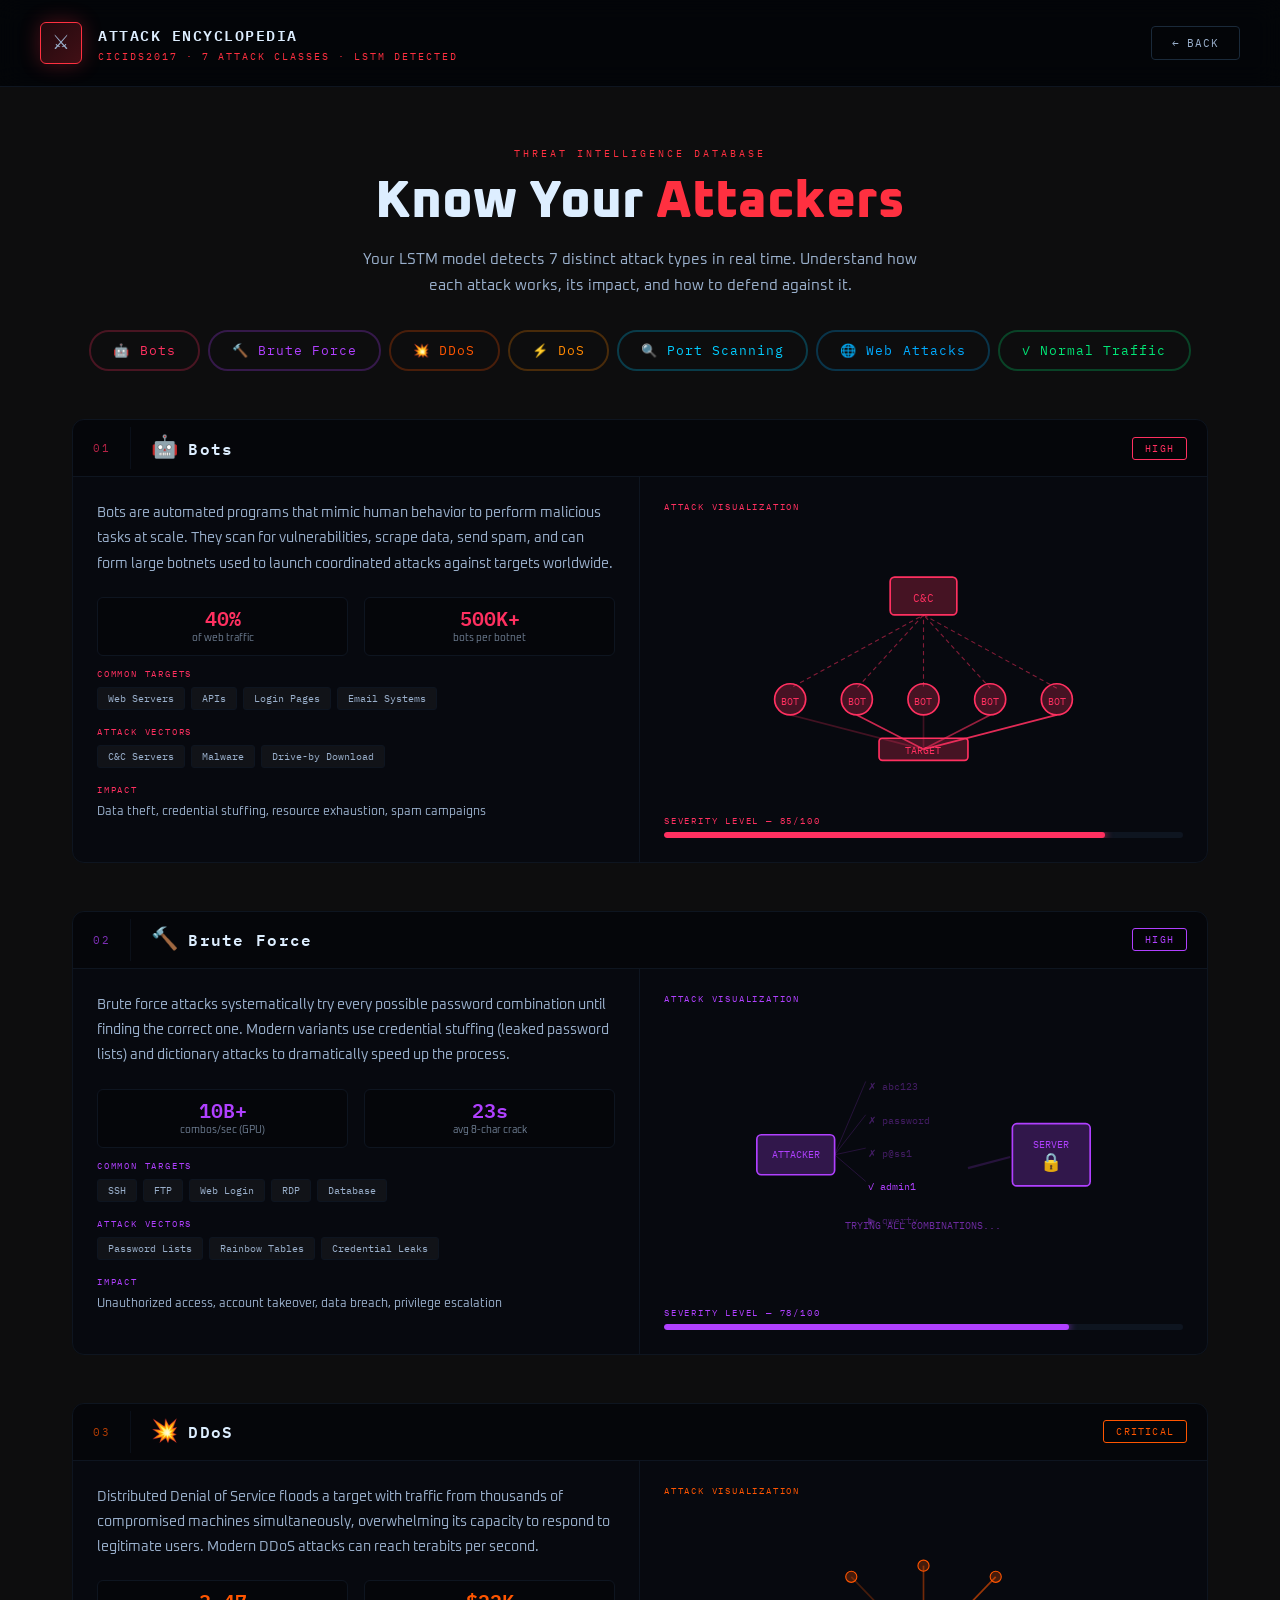
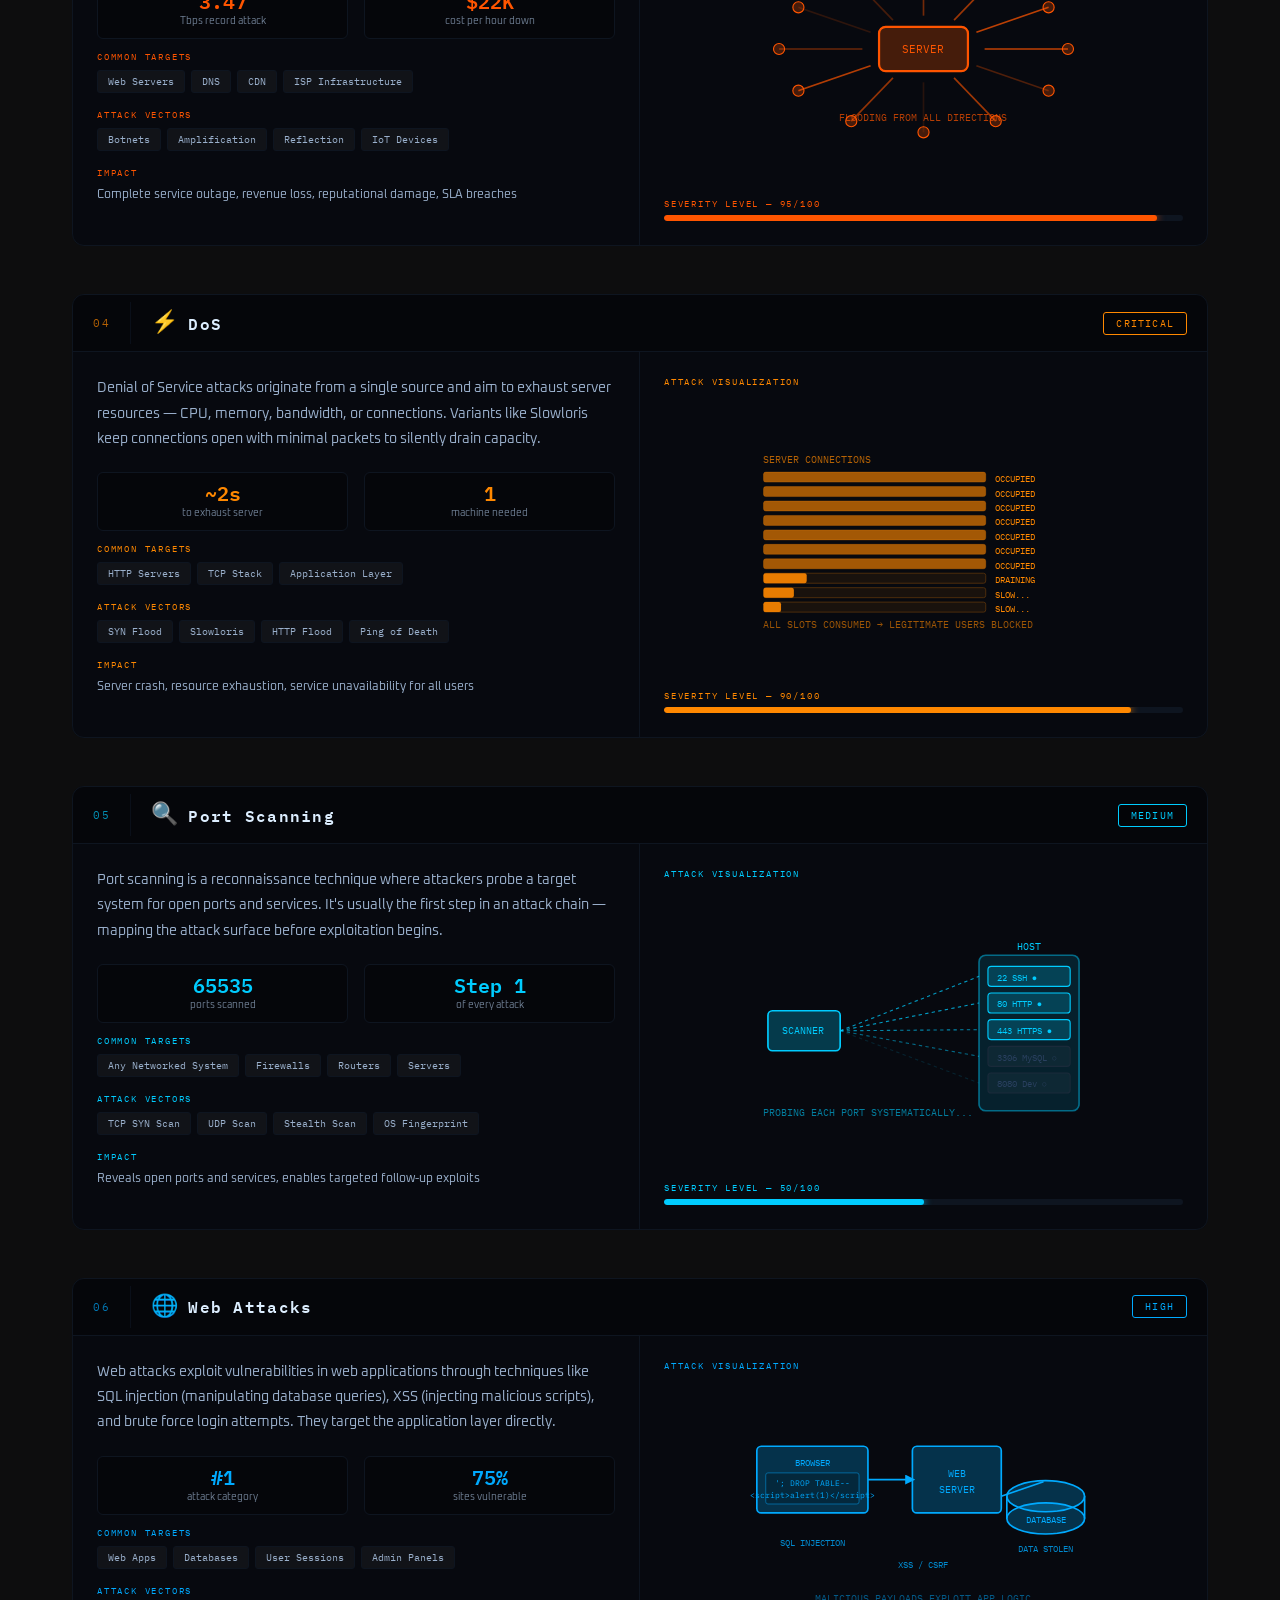
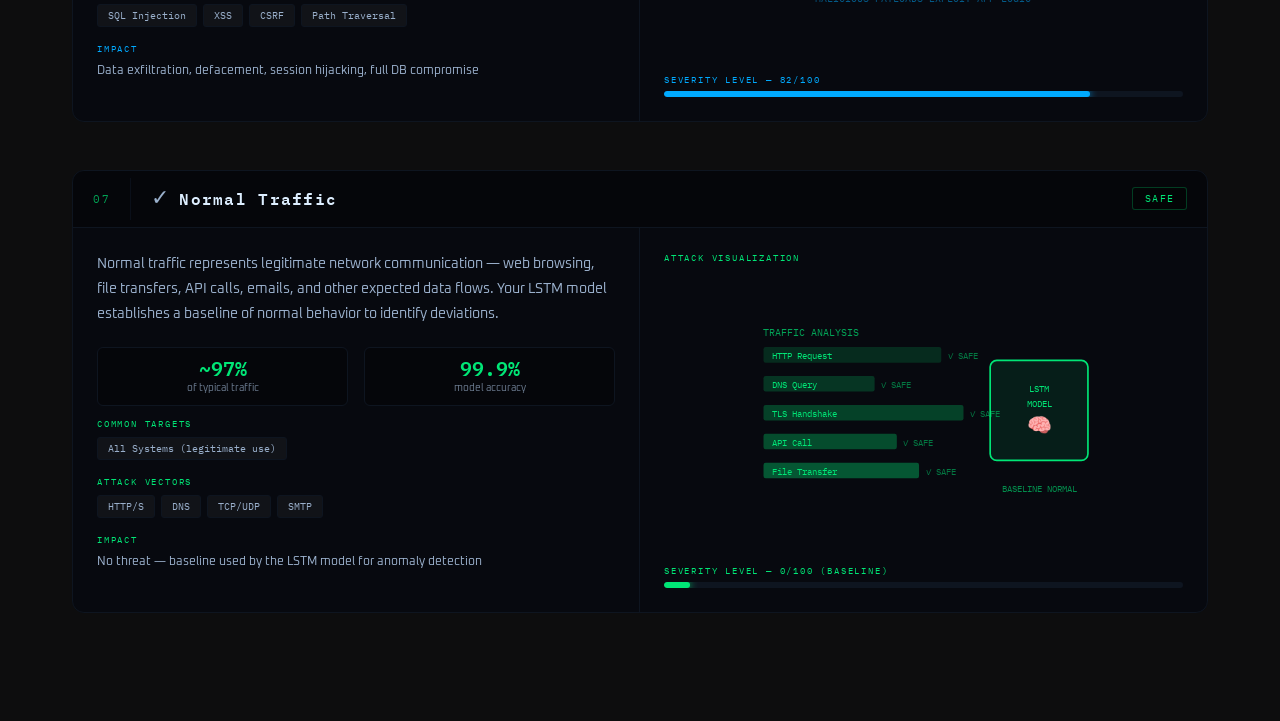
<file: attack.html>
<!DOCTYPE html>
<html lang="en">
<head>
<meta charset="UTF-8"/>
<meta name="viewport" content="width=device-width, initial-scale=1.0"/>
<title>Attack Encyclopedia — IDS</title>
<link href="https://fonts.googleapis.com/css2?family=Oxanium:wght@300;400;600;800&family=IBM+Plex+Mono:wght@400;600&display=swap" rel="stylesheet"/>
<style>
:root {
  --bg:     #0d0d0e;
  --panel:  #07090f;
  --border: #0e1520;
  --text:   #9ab0cc;
  --bright: #ddeeff;
  --mono:   'IBM Plex Mono', monospace;
  --sans:   'Oxanium', sans-serif;
}

*, *::before, *::after { box-sizing: border-box; margin: 0; padding: 0; }

html { scroll-behavior: smooth; }

body {
  background: var(--bg);
  color: var(--text);
  font-family: var(--sans);
  min-height: 100vh;
  overflow-x: hidden;
}

/* Animated particle bg */
.particle-bg {
  position: fixed; inset: 0; z-index: 0;
  overflow: hidden; pointer-events: none;
}
.particle {
  position: absolute;
  width: 2px; height: 2px;
  border-radius: 50%;
  animation: float linear infinite;
  opacity: 0;
}
@keyframes float {
  0%   { transform: translateY(100vh) translateX(0); opacity: 0; }
  10%  { opacity: 0.6; }
  90%  { opacity: 0.4; }
  100% { transform: translateY(-10vh) translateX(60px); opacity: 0; }
}

/* ── Header ── */
header {
  position: relative; z-index: 10;
  padding: 22px 40px;
  display: flex; align-items: center; justify-content: space-between;
  border-bottom: 1px solid var(--border);
  background: rgba(3,5,8,0.92);
  backdrop-filter: blur(12px);
}

.hdr-left { display: flex; align-items: center; gap: 16px; }

.hdr-icon {
  width: 42px; height: 42px;
  border-radius: 6px;
  background: linear-gradient(135deg, #ff304020, #ff304040);
  border: 1px solid #ff3040;
  display: flex; align-items: center; justify-content: center;
  font-size: 20px;
  box-shadow: 0 0 20px rgba(255,48,64,0.3);
}

.hdr-title {
  font-family: var(--mono);
  font-size: 15px;
  font-weight: 600;
  color: var(--bright);
  letter-spacing: 0.1em;
}
.hdr-sub {
  font-size: 10px;
  color: #ff3040;
  letter-spacing: 0.2em;
  margin-top: 2px;
  font-family: var(--mono);
}

.back-btn {
  font-family: var(--mono);
  font-size: 11px;
  padding: 9px 20px;
  border: 1px solid #1a2a3a;
  color: var(--text);
  background: transparent;
  border-radius: 4px;
  cursor: pointer;
  letter-spacing: 0.08em;
  text-decoration: none;
  transition: all 0.2s;
}
.back-btn:hover { border-color: var(--text); color: var(--bright); }

/* ── Hero ── */
.hero {
  position: relative; z-index: 1;
  text-align: center;
  padding: 60px 40px 40px;
}

.hero-label {
  font-family: var(--mono);
  font-size: 10px;
  color: #ff3040;
  letter-spacing: 0.3em;
  text-transform: uppercase;
  margin-bottom: 14px;
}

.hero-title {
  font-size: clamp(28px, 5vw, 52px);
  font-weight: 800;
  color: var(--bright);
  line-height: 1.1;
  margin-bottom: 16px;
}

.hero-title span {
  color: #ff3040;
  position: relative;
}

.hero-desc {
  font-size: 15px;
  color: var(--text);
  max-width: 560px;
  margin: 0 auto 32px;
  line-height: 1.7;
}

/* Quick nav pills */
.nav-pills {
  display: flex; flex-wrap: wrap; justify-content: center; gap: 8px;
  margin-bottom: 8px;
}
.nav-pill {
  font-family: var(--mono);
  font-size: 13px;
  padding: 10px 22px;
  border-radius: 20px;
  border: 2px solid;
  cursor: pointer;
  letter-spacing: 0.08em;
  text-decoration: none;
  transition: all 0.15s;
  display: inline-block;
}
.nav-pill:hover { transform: translateY(-2px); }

/* ── Main content ── */
main {
  position: relative; z-index: 1;
  max-width: 1200px;
  margin: 0 auto;
  padding: 0 32px 60px;
}

/* ── Attack section ── */
.attack-section {
  margin-bottom: 48px;
}

.attack-wrapper {
  background: var(--panel);
  border: 1px solid var(--border);
  border-radius: 12px;
  overflow: hidden;
  transition: border-color 0.3s, box-shadow 0.3s;
}
.attack-wrapper:hover {
  border-color: var(--atk-color);
  box-shadow: 0 0 40px rgba(0,0,0,0.4), inset 0 0 40px rgba(0,0,0,0.1);
}

/* Top bar */
.attack-topbar {
  display: flex; align-items: center; gap: 0;
  border-bottom: 1px solid var(--border);
  background: rgba(0,0,0,0.3);
}

.attack-number {
  font-family: var(--mono);
  font-size: 11px;
  color: var(--atk-color);
  padding: 14px 20px;
  border-right: 1px solid var(--border);
  letter-spacing: 0.15em;
  opacity: 0.7;
}

.attack-badge {
  display: flex; align-items: center; gap: 10px;
  padding: 14px 20px;
  flex: 1;
}

.attack-emoji { font-size: 22px; }

.attack-title-text {
  font-family: var(--mono);
  font-size: 16px;
  font-weight: 600;
  color: var(--bright);
  letter-spacing: 0.08em;
}

.severity-chip {
  margin-left: auto;
  font-family: var(--mono);
  font-size: 10px;
  padding: 4px 12px;
  border-radius: 3px;
  border: 1px solid var(--atk-color);
  color: var(--atk-color);
  background: rgba(0,0,0,0.3);
  letter-spacing: 0.12em;
  margin-right: 20px;
}

/* Body: 2 columns */
.attack-body {
  display: grid;
  grid-template-columns: 1fr 1fr;
  gap: 0;
}

.attack-info {
  padding: 24px;
  border-right: 1px solid var(--border);
}

.attack-summary {
  font-size: 14px;
  line-height: 1.8;
  color: var(--text);
  margin-bottom: 20px;
}

.info-section { margin-bottom: 16px; }

.info-label {
  font-family: var(--mono);
  font-size: 9px;
  color: var(--atk-color);
  letter-spacing: 0.2em;
  text-transform: uppercase;
  margin-bottom: 8px;
}

.info-tags { display: flex; flex-wrap: wrap; gap: 6px; }

.tag {
  font-family: var(--mono);
  font-size: 10px;
  padding: 4px 10px;
  border-radius: 3px;
  background: rgba(255,255,255,0.04);
  border: 1px solid var(--border);
  color: var(--text);
}

.stat-row {
  display: flex; gap: 16px; margin-bottom: 12px;
}

.stat-box {
  flex: 1;
  background: rgba(0,0,0,0.3);
  border: 1px solid var(--border);
  border-radius: 6px;
  padding: 10px 14px;
  text-align: center;
}

.stat-box-val {
  font-family: var(--mono);
  font-size: 20px;
  font-weight: 600;
  color: var(--atk-color);
  line-height: 1;
}

.stat-box-lbl {
  font-size: 10px;
  color: var(--text);
  margin-top: 4px;
  opacity: 0.7;
}

/* Visualization panel */
.attack-viz {
  padding: 24px;
  display: flex;
  flex-direction: column;
  gap: 16px;
}

.viz-title {
  font-family: var(--mono);
  font-size: 9px;
  color: var(--atk-color);
  letter-spacing: 0.2em;
  text-transform: uppercase;
  margin-bottom: 4px;
}

/* ── SVG diagrams ── */
.viz-diagram {
  flex: 1;
  display: flex;
  align-items: center;
  justify-content: center;
}

svg.diagram { width: 100%; max-height: 200px; overflow: visible; }

/* Severity meter */
.severity-meter { margin-top: auto; }

.meter-track {
  height: 6px;
  background: var(--border);
  border-radius: 3px;
  overflow: hidden;
  margin-top: 6px;
}

.meter-fill {
  height: 100%;
  border-radius: 3px;
  background: var(--atk-color);
  box-shadow: 0 0 8px var(--atk-color);
  transition: width 1.5s ease;
  width: 0%;
}

/* Responsive */
@media (max-width: 800px) {
  .attack-body { grid-template-columns: 1fr; }
  .attack-info { border-right: none; border-bottom: 1px solid var(--border); }
  header { padding: 16px 20px; }
  main { padding: 0 16px 40px; }
}
</style>
</head>
<body>

<!-- Particles -->
<div class="particle-bg" id="particleBg"></div>

<!-- Header -->
<header>
  <div class="hdr-left">
    <div class="hdr-icon">⚔</div>
    <div>
      <div class="hdr-title">ATTACK ENCYCLOPEDIA</div>
      <div class="hdr-sub">CICIDS2017 · 7 ATTACK CLASSES · LSTM DETECTED</div>
    </div>
  </div>
  <a href="http://127.0.0.1:8080/index.html" class="back-btn">← BACK</a>
</header>

<!-- Hero -->
<div class="hero" style="position:relative;z-index:1">
  <div class="hero-label">Threat Intelligence Database</div>
  <h1 class="hero-title">Know Your <span>Attackers</span></h1>
  <p class="hero-desc">
    Your LSTM model detects 7 distinct attack types in real time.
    Understand how each attack works, its impact, and how to defend against it.
  </p>
  <div class="nav-pills" id="navPills"></div>
</div>

<!-- Main -->
<main id="attacksContainer"></main>

<script>
// ── Attack data ──
const ATTACKS = [
  {
    id: 'bots',
    name: 'Bots',
    emoji: '🤖',
    color: '#ff3060',
    severity: 85,
    severityLabel: 'HIGH',
    summary: 'Bots are automated programs that mimic human behavior to perform malicious tasks at scale. They scan for vulnerabilities, scrape data, send spam, and can form large botnets used to launch coordinated attacks against targets worldwide.',
    targets: ['Web Servers', 'APIs', 'Login Pages', 'Email Systems'],
    vectors: ['C&C Servers', 'Malware', 'Drive-by Download'],
    stats: [
      { val: '40%', lbl: 'of web traffic' },
      { val: '500K+', lbl: 'bots per botnet' },
    ],
    vizType: 'botnet',
    impact: 'Data theft, credential stuffing, resource exhaustion, spam campaigns',
  },
  {
    id: 'bruteforce',
    name: 'Brute Force',
    emoji: '🔨',
    color: '#b040ff',
    severity: 78,
    severityLabel: 'HIGH',
    summary: 'Brute force attacks systematically try every possible password combination until finding the correct one. Modern variants use credential stuffing (leaked password lists) and dictionary attacks to dramatically speed up the process.',
    targets: ['SSH', 'FTP', 'Web Login', 'RDP', 'Database'],
    vectors: ['Password Lists', 'Rainbow Tables', 'Credential Leaks'],
    stats: [
      { val: '10B+', lbl: 'combos/sec (GPU)' },
      { val: '23s', lbl: 'avg 8-char crack' },
    ],
    vizType: 'bruteforce',
    impact: 'Unauthorized access, account takeover, data breach, privilege escalation',
  },
  {
    id: 'ddos',
    name: 'DDoS',
    emoji: '💥',
    color: '#ff5500',
    severity: 95,
    severityLabel: 'CRITICAL',
    summary: 'Distributed Denial of Service floods a target with traffic from thousands of compromised machines simultaneously, overwhelming its capacity to respond to legitimate users. Modern DDoS attacks can reach terabits per second.',
    targets: ['Web Servers', 'DNS', 'CDN', 'ISP Infrastructure'],
    vectors: ['Botnets', 'Amplification', 'Reflection', 'IoT Devices'],
    stats: [
      { val: '3.47', lbl: 'Tbps record attack' },
      { val: '$22K', lbl: 'cost per hour down' },
    ],
    vizType: 'ddos',
    impact: 'Complete service outage, revenue loss, reputational damage, SLA breaches',
  },
  {
    id: 'dos',
    name: 'DoS',
    emoji: '⚡',
    color: '#ff8800',
    severity: 90,
    severityLabel: 'CRITICAL',
    summary: 'Denial of Service attacks originate from a single source and aim to exhaust server resources — CPU, memory, bandwidth, or connections. Variants like Slowloris keep connections open with minimal packets to silently drain capacity.',
    targets: ['HTTP Servers', 'TCP Stack', 'Application Layer'],
    vectors: ['SYN Flood', 'Slowloris', 'HTTP Flood', 'Ping of Death'],
    stats: [
      { val: '~2s', lbl: 'to exhaust server' },
      { val: '1', lbl: 'machine needed' },
    ],
    vizType: 'dos',
    impact: 'Server crash, resource exhaustion, service unavailability for all users',
  },
  {
    id: 'portscan',
    name: 'Port Scanning',
    emoji: '🔍',
    color: '#00ccff',
    severity: 50,
    severityLabel: 'MEDIUM',
    summary: 'Port scanning is a reconnaissance technique where attackers probe a target system for open ports and services. It\'s usually the first step in an attack chain — mapping the attack surface before exploitation begins.',
    targets: ['Any Networked System', 'Firewalls', 'Routers', 'Servers'],
    vectors: ['TCP SYN Scan', 'UDP Scan', 'Stealth Scan', 'OS Fingerprint'],
    stats: [
      { val: '65535', lbl: 'ports scanned' },
      { val: 'Step 1', lbl: 'of every attack' },
    ],
    vizType: 'portscan',
    impact: 'Reveals open ports and services, enables targeted follow-up exploits',
  },
  {
    id: 'webattacks',
    name: 'Web Attacks',
    emoji: '🌐',
    color: '#00aaff',
    severity: 82,
    severityLabel: 'HIGH',
    summary: 'Web attacks exploit vulnerabilities in web applications through techniques like SQL injection (manipulating database queries), XSS (injecting malicious scripts), and brute force login attempts. They target the application layer directly.',
    targets: ['Web Apps', 'Databases', 'User Sessions', 'Admin Panels'],
    vectors: ['SQL Injection', 'XSS', 'CSRF', 'Path Traversal'],
    stats: [
      { val: '#1', lbl: 'attack category' },
      { val: '75%', lbl: 'sites vulnerable' },
    ],
    vizType: 'webattack',
    impact: 'Data exfiltration, defacement, session hijacking, full DB compromise',
  },
  {
    id: 'normal',
    name: 'Normal Traffic',
    emoji: '✓',
    color: '#00e676',
    severity: 0,
    severityLabel: 'NONE',
    summary: 'Normal traffic represents legitimate network communication — web browsing, file transfers, API calls, emails, and other expected data flows. Your LSTM model establishes a baseline of normal behavior to identify deviations.',
    targets: ['All Systems (legitimate use)'],
    vectors: ['HTTP/S', 'DNS', 'TCP/UDP', 'SMTP'],
    stats: [
      { val: '~97%', lbl: 'of typical traffic' },
      { val: '99.9%', lbl: 'model accuracy' },
    ],
    vizType: 'normal',
    impact: 'No threat — baseline used by the LSTM model for anomaly detection',
  }
];

// ── SVG Diagrams ──
function getDiagram(type, color) {
  const c = color;
  const dim = c + '40';

  switch(type) {
    case 'botnet': return `
      <svg class="diagram" viewBox="0 0 320 180">
        <!-- C&C Server -->
        <rect x="130" y="10" width="60" height="34" rx="4" fill="${dim}" stroke="${c}" stroke-width="1.5"/>
        <text x="160" y="32" text-anchor="middle" fill="${c}" font-size="10" font-family="IBM Plex Mono">C&amp;C</text>
        <!-- Lines to bots -->
        ${[40,100,160,220,280].map((x,i) => `<line x1="160" y1="44" x2="${x}" y2="110" stroke="${c}" stroke-width="1" stroke-dasharray="4,3" opacity="0.5">
          <animate attributeName="stroke-dashoffset" from="0" to="-14" dur="${0.8+i*0.1}s" repeatCount="indefinite"/>
        </line>`).join('')}
        <!-- Bot nodes -->
        ${[40,100,160,220,280].map((x,i) => `
          <circle cx="${x}" cy="120" r="14" fill="${dim}" stroke="${c}" stroke-width="1.5"/>
          <text x="${x}" y="125" text-anchor="middle" fill="${c}" font-size="9" font-family="IBM Plex Mono">BOT</text>
        `).join('')}
        <!-- Attack lines to target -->
        ${[40,100,160,220,280].map((x,i) => `<line x1="${x}" y1="134" x2="160" y2="165" stroke="${c}" stroke-width="1.5" opacity="0.7">
          <animate attributeName="opacity" values="0.2;0.9;0.2" dur="${0.6+i*0.15}s" repeatCount="indefinite"/>
        </line>`).join('')}
        <!-- Target -->
        <rect x="120" y="155" width="80" height="20" rx="3" fill="${dim}" stroke="${c}" stroke-width="1.5"/>
        <text x="160" y="169" text-anchor="middle" fill="${c}" font-size="9" font-family="IBM Plex Mono">TARGET</text>
      </svg>`;

    case 'bruteforce': return `
      <svg class="diagram" viewBox="0 0 320 180">
        <!-- Attacker -->
        <rect x="10" y="70" width="70" height="36" rx="4" fill="${dim}" stroke="${c}" stroke-width="1.5"/>
        <text x="45" y="91" text-anchor="middle" fill="${c}" font-size="9" font-family="IBM Plex Mono">ATTACKER</text>
        <!-- Attempts -->
        ${['abc123','password','p@ss1','admin1','qwerty'].map((pw,i) => `
          <text x="110" y="${30+i*30}" fill="${c}" font-size="9" font-family="IBM Plex Mono" opacity="${i===3?1:0.35}">
            ${i===3?'✓':i===4?'▶':'✗'} ${pw}
          </text>
          ${i<4?`<line x1="80" y1="88" x2="108" y2="${22+i*30}" stroke="${c}" stroke-width="0.8" opacity="0.2"/>`:``}
        `).join('')}
        <!-- Lock/Server -->
        <rect x="240" y="60" width="70" height="56" rx="4" fill="${dim}" stroke="${c}" stroke-width="1.5"/>
        <text x="275" y="82" text-anchor="middle" fill="${c}" font-size="9" font-family="IBM Plex Mono">SERVER</text>
        <text x="275" y="100" text-anchor="middle" fill="${c}" font-size="16">🔒</text>
        <!-- Success arrow -->
        <line x1="200" y1="100" x2="238" y2="90" stroke="${c}" stroke-width="2">
          <animate attributeName="opacity" values="0;1;0" dur="2s" repeatCount="indefinite"/>
        </line>
        <text x="160" y="155" text-anchor="middle" fill="${c}" font-size="9" font-family="IBM Plex Mono" opacity="0.6">TRYING ALL COMBINATIONS...</text>
      </svg>`;

    case 'ddos': return `
      <svg class="diagram" viewBox="0 0 320 180">
        <!-- Target server center -->
        <rect x="120" y="70" width="80" height="40" rx="6" fill="${dim}" stroke="${c}" stroke-width="2"/>
        <text x="160" y="94" text-anchor="middle" fill="${c}" font-size="10" font-family="IBM Plex Mono">SERVER</text>
        <!-- Attack waves from all directions -->
        ${Array.from({length:12},(_,i)=>{
          const angle = (i/12)*Math.PI*2;
          const sx = 160 + Math.cos(angle)*130;
          const sy = 90 + Math.sin(angle)*75;
          const ex = 160 + Math.cos(angle)*55;
          const ey = 90 + Math.sin(angle)*30;
          return `<line x1="${sx}" y1="${sy}" x2="${ex}" y2="${ey}" stroke="${c}" stroke-width="1.5" opacity="0.6">
            <animate attributeName="opacity" values="0.1;0.8;0.1" dur="${0.4+i*0.07}s" repeatCount="indefinite"/>
          </line>
          <circle cx="${sx}" cy="${sy}" r="5" fill="${dim}" stroke="${c}" stroke-width="1"/>`;
        }).join('')}
        <!-- Overwhelm text -->
        <text x="160" y="155" text-anchor="middle" fill="${c}" font-size="9" font-family="IBM Plex Mono" opacity="0.7">FLOODING FROM ALL DIRECTIONS</text>
        <!-- Pulse on server -->
        <rect x="120" y="70" width="80" height="40" rx="6" fill="none" stroke="${c}" stroke-width="1">
          <animate attributeName="opacity" values="0.8;0;0.8" dur="0.8s" repeatCount="indefinite"/>
        </rect>
      </svg>`;

    case 'dos': return `
      <svg class="diagram" viewBox="0 0 320 180">
        <!-- Timeline bars showing connection drain -->
        <text x="16" y="20" fill="${c}" font-size="9" font-family="IBM Plex Mono" opacity="0.7">SERVER CONNECTIONS</text>
        <!-- Connection slots -->
        ${Array.from({length:10},(_,i)=>`
          <rect x="16" y="${28+i*13}" width="200" height="9" rx="2" fill="${dim}" stroke="${c}" stroke-width="0.8" opacity="0.3"/>
          <rect x="16" y="${28+i*13}" width="${i<7?200:i===7?120:i===8?60:20}" height="9" rx="2" fill="${c}" opacity="${i<7?0.6:0.9}">
            ${i>=7?`<animate attributeName="width" values="${200-i*20};${10};${200-i*20}" dur="1.5s" repeatCount="indefinite"/>`:''}
          </rect>
          <text x="224" y="${37+i*13}" fill="${c}" font-size="8" font-family="IBM Plex Mono">${i<7?'OCCUPIED':i===7?'DRAINING':'SLOW...'}</text>
        `).join('')}
        <text x="16" y="168" fill="${c}" font-size="9" font-family="IBM Plex Mono" opacity="0.6">ALL SLOTS CONSUMED → LEGITIMATE USERS BLOCKED</text>
      </svg>`;

    case 'portscan': return `
      <svg class="diagram" viewBox="0 0 320 180">
        <!-- Target host -->
        <rect x="210" y="20" width="90" height="140" rx="6" fill="${dim}" stroke="${c}" stroke-width="1.5" opacity="0.5"/>
        <text x="255" y="15" text-anchor="middle" fill="${c}" font-size="9" font-family="IBM Plex Mono">HOST</text>
        <!-- Ports -->
        ${[[22,'SSH',true],[80,'HTTP',true],[443,'HTTPS',true],[3306,'MySQL',false],[8080,'Dev',false]].map(([port,svc,open],i)=>`
          <rect x="218" y="${30+i*24}" width="74" height="18" rx="3" fill="${open?c+'30':'#ffffff08'}" stroke="${open?c:'#1a2a3a'}" stroke-width="1"/>
          <text x="226" y="${43+i*24}" fill="${open?c:'#2a4060'}" font-size="8" font-family="IBM Plex Mono">${port} ${svc} ${open?'●':'○'}</text>
        `).join('')}
        <!-- Scanner -->
        <rect x="20" y="70" width="65" height="36" rx="4" fill="${dim}" stroke="${c}" stroke-width="1.5"/>
        <text x="52" y="91" text-anchor="middle" fill="${c}" font-size="9" font-family="IBM Plex Mono">SCANNER</text>
        <!-- Probe lines -->
        ${[0,1,2,3,4].map(i=>`
          <line x1="85" y1="88" x2="210" y2="${39+i*24}" stroke="${c}" stroke-width="1" stroke-dasharray="3,3">
            <animate attributeName="opacity" values="0;1;0" dur="${0.5+i*0.2}s" begin="${i*0.15}s" repeatCount="indefinite"/>
          </line>
        `).join('')}
        <text x="16" y="165" fill="${c}" font-size="9" font-family="IBM Plex Mono" opacity="0.6">PROBING EACH PORT SYSTEMATICALLY...</text>
      </svg>`;

    case 'webattack': return `
      <svg class="diagram" viewBox="0 0 320 180">
        <!-- Browser -->
        <rect x="10" y="20" width="100" height="60" rx="4" fill="${dim}" stroke="${c}" stroke-width="1.5"/>
        <text x="60" y="38" text-anchor="middle" fill="${c}" font-size="8" font-family="IBM Plex Mono">BROWSER</text>
        <rect x="18" y="44" width="84" height="28" rx="2" fill="rgba(0,0,0,0.4)" stroke="${c}" stroke-width="0.8" opacity="0.5"/>
        <text x="60" y="56" text-anchor="middle" fill="${c}" font-size="7" font-family="IBM Plex Mono">'; DROP TABLE--</text>
        <text x="60" y="67" text-anchor="middle" fill="${c}" font-size="7" font-family="IBM Plex Mono">&lt;script&gt;alert(1)&lt;/script&gt;</text>
        <!-- Arrow -->
        <line x1="110" y1="50" x2="148" y2="50" stroke="${c}" stroke-width="1.5" marker-end="url(#arr)"/>
        <defs><marker id="arr" markerWidth="6" markerHeight="6" refX="3" refY="3" orient="auto">
          <path d="M0,0 L6,3 L0,6 Z" fill="${c}"/>
        </marker></defs>
        <!-- Web Server -->
        <rect x="150" y="20" width="80" height="60" rx="4" fill="${dim}" stroke="${c}" stroke-width="1.5"/>
        <text x="190" y="48" text-anchor="middle" fill="${c}" font-size="9" font-family="IBM Plex Mono">WEB</text>
        <text x="190" y="62" text-anchor="middle" fill="${c}" font-size="9" font-family="IBM Plex Mono">SERVER</text>
        <!-- Database -->
        <ellipse cx="270" cy="65" rx="35" ry="14" fill="${dim}" stroke="${c}" stroke-width="1.5"/>
        <line x1="235" y1="65" x2="235" y2="85" stroke="${c}" stroke-width="1.5"/>
        <line x1="305" y1="65" x2="305" y2="85" stroke="${c}" stroke-width="1.5"/>
        <ellipse cx="270" cy="85" rx="35" ry="14" fill="${dim}" stroke="${c}" stroke-width="1.5"/>
        <text x="270" y="89" text-anchor="middle" fill="${c}" font-size="8" font-family="IBM Plex Mono">DATABASE</text>
        <line x1="230" y1="65" x2="268" y2="52" stroke="${c}" stroke-width="1.5"/>
        <!-- Payload labels -->
        <text x="60" y="110" text-anchor="middle" fill="${c}" font-size="8" font-family="IBM Plex Mono" opacity="0.8">SQL INJECTION</text>
        <text x="160" y="130" text-anchor="middle" fill="${c}" font-size="8" font-family="IBM Plex Mono" opacity="0.8">XSS / CSRF</text>
        <text x="270" y="115" text-anchor="middle" fill="${c}" font-size="8" font-family="IBM Plex Mono" opacity="0.8">DATA STOLEN</text>
        <text x="160" y="160" text-anchor="middle" fill="${c}" font-size="9" font-family="IBM Plex Mono" opacity="0.5">MALICIOUS PAYLOADS EXPLOIT APP LOGIC</text>
      </svg>`;

    case 'normal': return `
      <svg class="diagram" viewBox="0 0 320 180">
        <!-- Normal traffic flow -->
        <text x="16" y="18" fill="${c}" font-size="9" font-family="IBM Plex Mono" opacity="0.7">TRAFFIC ANALYSIS</text>
        ${['HTTP Request','DNS Query','TLS Handshake','API Call','File Transfer'].map((label,i)=>{
          const w = [160,100,180,120,140][i];
          return `
          <rect x="16" y="${28+i*26}" width="${w}" height="14" rx="2" fill="${c}" opacity="${0.15+i*0.05}">
            <animate attributeName="width" from="0" to="${w}" dur="${0.5+i*0.1}s" fill="freeze"/>
          </rect>
          <text x="24" y="${39+i*26}" fill="${c}" font-size="8" font-family="IBM Plex Mono">${label}</text>
          <text x="${16+w+6}" y="${39+i*26}" fill="${c}" font-size="8" font-family="IBM Plex Mono" opacity="0.5">✓ SAFE</text>`;
        }).join('')}
        <!-- LSTM model box -->
        <rect x="220" y="40" width="88" height="90" rx="6" fill="${c}18" stroke="${c}" stroke-width="1.5"/>
        <text x="264" y="68" text-anchor="middle" fill="${c}" font-size="8" font-family="IBM Plex Mono">LSTM</text>
        <text x="264" y="82" text-anchor="middle" fill="${c}" font-size="8" font-family="IBM Plex Mono">MODEL</text>
        <text x="264" y="104" text-anchor="middle" fill="${c}" font-size="18">🧠</text>
        <text x="264" y="158" text-anchor="middle" fill="${c}" font-size="8" font-family="IBM Plex Mono" opacity="0.6">BASELINE NORMAL</text>
      </svg>`;

    default: return `<svg class="diagram" viewBox="0 0 320 180"><text x="160" y="90" text-anchor="middle" fill="${color}" font-size="40">${ATTACKS.find(a=>a.vizType===type)?.emoji||'⚠'}</text></svg>`;
  }
}

// ── Build nav pills ──
function buildNav() {
  const container = document.getElementById('navPills');
  ATTACKS.forEach(atk => {
    const a = document.createElement('a');
    a.href = `#${atk.id}`;
    a.className = 'nav-pill';
    a.textContent = `${atk.emoji} ${atk.name}`;
    a.style.cssText = `border-color:${atk.color}40;color:${atk.color};`;
    a.addEventListener('mouseenter', () => {
      a.style.background = atk.color + '20';
      a.style.borderColor = atk.color;
    });
    a.addEventListener('mouseleave', () => {
      a.style.background = 'transparent';
      a.style.borderColor = atk.color + '40';
    });
    container.appendChild(a);
  });
}

// ── Build attack sections ──
function buildAttacks() {
  const container = document.getElementById('attacksContainer');
  ATTACKS.forEach((atk, idx) => {
    const section = document.createElement('div');
    section.className = 'attack-section';
    section.id = atk.id;

    section.innerHTML = `
      <div class="attack-wrapper" style="--atk-color:${atk.color}">
        <div class="attack-topbar">
          <div class="attack-number">0${idx+1}</div>
          <div class="attack-badge">
            <span class="attack-emoji">${atk.emoji}</span>
            <span class="attack-title-text">${atk.name}</span>
          </div>
          ${atk.severity > 0 ? `<div class="severity-chip">${atk.severityLabel}</div>` : `<div class="severity-chip" style="border-color:#00e67640;color:#00e676">SAFE</div>`}
        </div>

        <div class="attack-body">
          <div class="attack-info">
            <p class="attack-summary">${atk.summary}</p>

            <div class="stat-row">
              ${atk.stats.map(s=>`
                <div class="stat-box">
                  <div class="stat-box-val">${s.val}</div>
                  <div class="stat-box-lbl">${s.lbl}</div>
                </div>`).join('')}
            </div>

            <div class="info-section">
              <div class="info-label">Common Targets</div>
              <div class="info-tags">
                ${atk.targets.map(t=>`<span class="tag">${t}</span>`).join('')}
              </div>
            </div>

            <div class="info-section">
              <div class="info-label">Attack Vectors</div>
              <div class="info-tags">
                ${atk.vectors.map(v=>`<span class="tag">${v}</span>`).join('')}
              </div>
            </div>

            <div class="info-section">
              <div class="info-label">Impact</div>
              <div style="font-size:12px;color:var(--text);line-height:1.6">${atk.impact}</div>
            </div>
          </div>

          <div class="attack-viz">
            <div class="viz-title">ATTACK VISUALIZATION</div>
            <div class="viz-diagram">
              ${getDiagram(atk.vizType, atk.color)}
            </div>
            ${atk.severity > 0 ? `
            <div class="severity-meter">
              <div class="viz-title">SEVERITY LEVEL — ${atk.severity}/100</div>
              <div class="meter-track">
                <div class="meter-fill" data-width="${atk.severity}%" style="width:0%"></div>
              </div>
            </div>` : `
            <div class="severity-meter">
              <div class="viz-title">SEVERITY LEVEL — 0/100 (BASELINE)</div>
              <div class="meter-track">
                <div class="meter-fill" data-width="5%" style="width:0%;background:#00e676;box-shadow:0 0 8px #00e676"></div>
              </div>
            </div>`}
          </div>
        </div>
      </div>`;

    container.appendChild(section);
  });

  // Animate severity bars on scroll
  const observer = new IntersectionObserver((entries) => {
    entries.forEach(entry => {
      if (entry.isIntersecting) {
        const fill = entry.target.querySelector('.meter-fill');
        if (fill) {
          fill.style.width = fill.dataset.width;
        }
      }
    });
  }, { threshold: 0.3 });

  document.querySelectorAll('.attack-section').forEach(s => observer.observe(s));
}

// ── Particles ──
function buildParticles() {
  const bg = document.getElementById('particleBg');
  const colors = ['#ff3060','#b040ff','#00ccff','#ff8800','#00e676'];
  for (let i = 0; i < 25; i++) {
    const p = document.createElement('div');
    p.className = 'particle';
    p.style.cssText = `
      left: ${Math.random()*100}%;
      background: ${colors[Math.floor(Math.random()*colors.length)]};
      animation-duration: ${8+Math.random()*12}s;
      animation-delay: ${Math.random()*10}s;
      width: ${1+Math.random()*2}px;
      height: ${1+Math.random()*2}px;
    `;
    bg.appendChild(p);
  }
}

buildParticles();
buildNav();
buildAttacks();
</script>
</body>
</html>
</file>
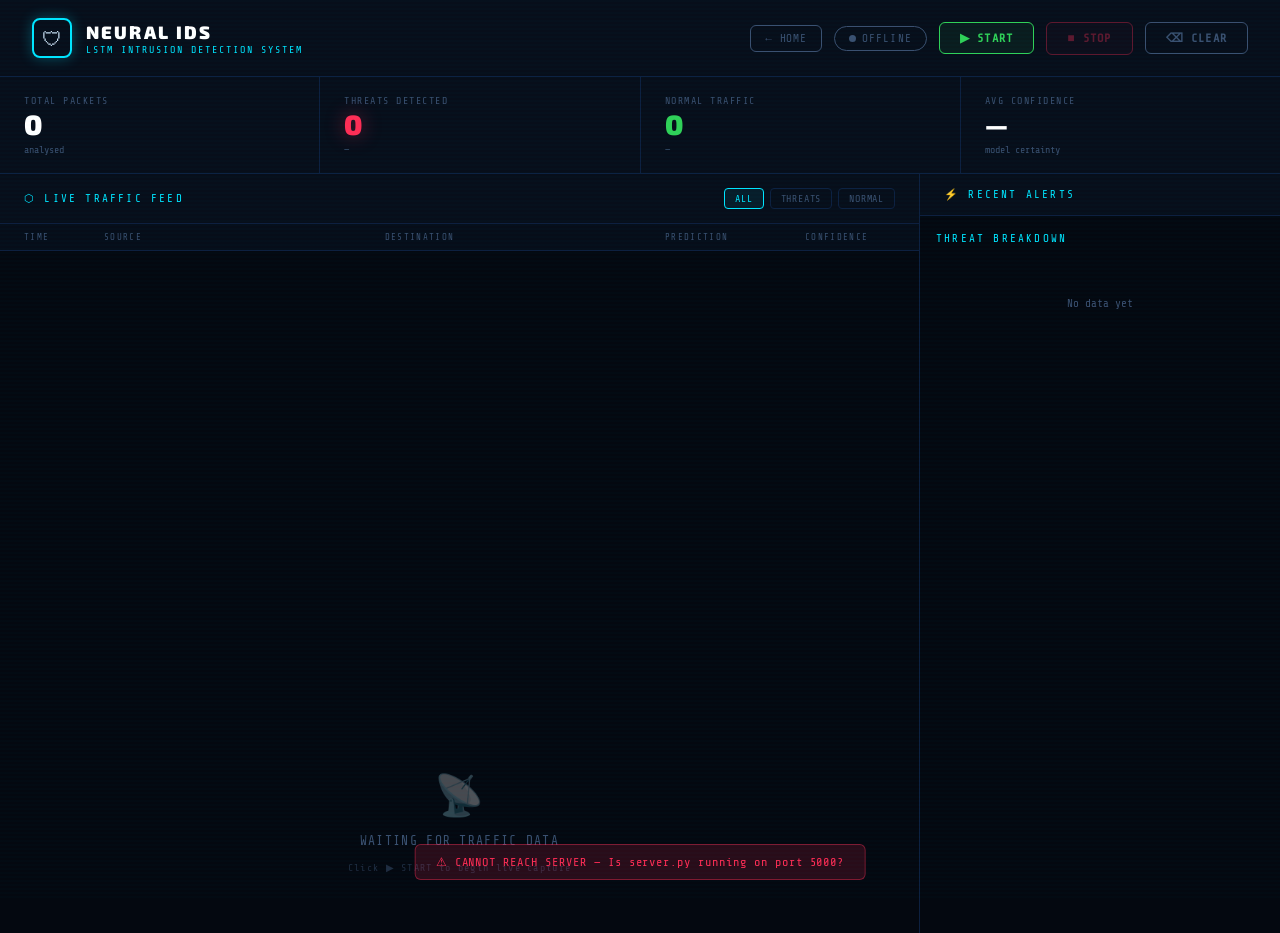
<file: detect.html>
<!DOCTYPE html>
<html lang="en">
<head>
<meta charset="UTF-8" />
<meta name="viewport" content="width=device-width, initial-scale=1.0"/>
<title>IDS Live Monitor</title>
<link href="https://fonts.googleapis.com/css2?family=Share+Tech+Mono&family=Exo+2:wght@300;500;700;900&display=swap" rel="stylesheet"/>
<style>
  :root {
    --bg: #040810;
    --panel: #070e1a;
    --border: #0d2040;
    --accent: #00e5ff;
    --danger: #ff2d55;
    --warn: #ff9f0a;
    --safe: #30d158;
    --muted: #3a5070;
    --text: #c8ddf0;
    --mono: 'Share Tech Mono', monospace;
    --sans: 'Exo 2', sans-serif;
  }

  * { box-sizing: border-box; margin: 0; padding: 0; }

  body {
    background: var(--bg);
    color: var(--text);
    font-family: var(--sans);
    min-height: 100vh;
    overflow-x: hidden;
  }

  body::before {
    content: '';
    position: fixed; inset: 0;
    background: repeating-linear-gradient(
      0deg, transparent, transparent 2px,
      rgba(0,229,255,0.015) 2px, rgba(0,229,255,0.015) 4px
    );
    pointer-events: none;
    z-index: 999;
  }

  header {
    display: flex;
    align-items: center;
    justify-content: space-between;
    padding: 18px 32px;
    border-bottom: 1px solid var(--border);
    background: var(--panel);
    position: sticky; top: 0; z-index: 100;
  }

  .logo { display: flex; align-items: center; gap: 14px; }

  .logo-icon {
    width: 40px; height: 40px;
    border: 2px solid var(--accent);
    border-radius: 8px;
    display: flex; align-items: center; justify-content: center;
    font-size: 20px;
    box-shadow: 0 0 14px rgba(0,229,255,0.3);
    animation: pulse-glow 3s ease-in-out infinite;
  }

  @keyframes pulse-glow {
    0%, 100% { box-shadow: 0 0 14px rgba(0,229,255,0.3); }
    50%       { box-shadow: 0 0 28px rgba(0,229,255,0.6); }
  }

  .logo-text { font-weight: 900; font-size: 18px; letter-spacing: 0.12em; color: #fff; }
  .logo-sub  { font-family: var(--mono); font-size: 10px; color: var(--accent); letter-spacing: 0.2em; margin-top: 1px; }

  .header-controls { display: flex; align-items: center; gap: 12px; }

  .btn-back {
    font-family: var(--mono);
    font-size: 11px;
    padding: 6px 14px;
    border-radius: 6px;
    border: 1px solid var(--muted);
    color: var(--muted);
    background: transparent;
    cursor: pointer;
    letter-spacing: 0.08em;
    text-decoration: none;
    transition: all 0.15s;
  }
  .btn-back:hover { border-color: var(--accent); color: var(--accent); }

  .status-pill {
    font-family: var(--mono);
    font-size: 11px;
    padding: 5px 14px;
    border-radius: 20px;
    border: 1px solid var(--muted);
    color: var(--muted);
    letter-spacing: 0.1em;
    display: flex; align-items: center; gap: 6px;
    transition: all 0.3s;
  }
  .status-pill.running { border-color: var(--safe); color: var(--safe); box-shadow: 0 0 10px rgba(48,209,88,0.2); }

  .status-dot { width: 7px; height: 7px; border-radius: 50%; background: var(--muted); transition: all 0.3s; }
  .status-pill.running .status-dot { background: var(--safe); animation: blink 1.2s ease-in-out infinite; }

  @keyframes blink {
    0%, 100% { opacity: 1; }
    50%       { opacity: 0.2; }
  }

  .btn {
    font-family: var(--mono);
    font-size: 12px;
    padding: 8px 20px;
    border-radius: 6px;
    border: 1px solid;
    cursor: pointer;
    letter-spacing: 0.1em;
    font-weight: 600;
    transition: all 0.15s;
    text-transform: uppercase;
  }
  .btn:disabled { opacity: 0.35; cursor: not-allowed; }

  .btn-start { border-color: var(--safe);   color: var(--safe);   background: rgba(48,209,88,0.07); }
  .btn-start:hover:not(:disabled) { background: rgba(48,209,88,0.2); box-shadow: 0 0 14px rgba(48,209,88,0.25); }
  .btn-stop  { border-color: var(--danger); color: var(--danger); background: rgba(255,45,85,0.07); }
  .btn-stop:hover:not(:disabled)  { background: rgba(255,45,85,0.2); box-shadow: 0 0 14px rgba(255,45,85,0.25); }
  .btn-clear { border-color: var(--muted);  color: var(--muted);  background: transparent; }
  .btn-clear:hover:not(:disabled) { border-color: var(--warn); color: var(--warn); }

  .stats-bar {
    display: grid;
    grid-template-columns: repeat(4, 1fr);
    gap: 1px;
    background: var(--border);
    border-bottom: 1px solid var(--border);
  }

  .stat-card { background: var(--panel); padding: 18px 24px; display: flex; flex-direction: column; gap: 4px; }

  .stat-label { font-family: var(--mono); font-size: 10px; color: var(--muted); letter-spacing: 0.15em; text-transform: uppercase; }

  .stat-value { font-size: 28px; font-weight: 900; line-height: 1; color: #fff; transition: color 0.3s; }
  .stat-value.danger { color: var(--danger); text-shadow: 0 0 20px rgba(255,45,85,0.4); }
  .stat-value.safe   { color: var(--safe); }

  .stat-sub { font-family: var(--mono); font-size: 10px; color: var(--muted); margin-top: 2px; }

  .main-grid {
    display: grid;
    grid-template-columns: 1fr 360px;
    height: calc(100vh - 141px);
  }

  .feed-panel { border-right: 1px solid var(--border); display: flex; flex-direction: column; overflow: hidden; }

  .panel-header {
    padding: 14px 24px;
    border-bottom: 1px solid var(--border);
    display: flex; align-items: center; justify-content: space-between;
    background: var(--panel);
    flex-shrink: 0;
  }

  .panel-title { font-family: var(--mono); font-size: 11px; color: var(--accent); letter-spacing: 0.2em; text-transform: uppercase; }

  .filter-tabs { display: flex; gap: 6px; }

  .tab {
    font-family: var(--mono); font-size: 10px; padding: 4px 10px;
    border-radius: 4px; border: 1px solid var(--border); color: var(--muted);
    cursor: pointer; letter-spacing: 0.08em; transition: all 0.15s; background: transparent;
  }
  .tab.active, .tab:hover { border-color: var(--accent); color: var(--accent); background: rgba(0,229,255,0.07); }
  .tab.danger-tab.active  { border-color: var(--danger); color: var(--danger); background: rgba(255,45,85,0.07); }

  /* KEY FIX: feed-scroll uses flex-direction column-reverse so new items
     appear at top WITHOUT causing layout reflow / page shake */
  .feed-scroll {
    flex: 1;
    overflow-y: auto;
    display: flex;
    flex-direction: column;
  }
  .feed-scroll::-webkit-scrollbar { width: 4px; }
  .feed-scroll::-webkit-scrollbar-track { background: var(--bg); }
  .feed-scroll::-webkit-scrollbar-thumb { background: var(--border); border-radius: 2px; }

  .feed-header-row {
    display: grid;
    grid-template-columns: 80px 1fr 1fr 140px 90px;
    padding: 8px 24px;
    border-bottom: 1px solid var(--border);
    background: rgba(7,14,26,0.98);
    position: sticky; top: 0; z-index: 10;
    flex-shrink: 0;
  }

  .col-head { font-family: var(--mono); font-size: 9px; color: var(--muted); letter-spacing: 0.15em; text-transform: uppercase; }

  /* rows-wrap is a reverse-flex container: appending = visually prepending, no layout jump */
  #rows-wrap {
    display: flex;
    flex-direction: column-reverse;
    flex: 1;
  }

  .feed-row {
    display: grid;
    grid-template-columns: 80px 1fr 1fr 140px 90px;
    border-bottom: 1px solid var(--border);
    padding: 10px 24px;
    align-items: center;
    transition: background 0.15s;
    /* animation only fades in, no translate — avoids shake */
    animation: row-fade 0.25s ease-out;
  }

  @keyframes row-fade {
    from { opacity: 0; }
    to   { opacity: 1; }
  }

  .feed-row:hover { background: rgba(13,32,64,0.6); }
  .feed-row.threat { background: rgba(255,45,85,0.04); border-left: 2px solid var(--danger); }
  .feed-row.threat:hover { background: rgba(255,45,85,0.08); }

  .cell-time { font-family: var(--mono); font-size: 12px; color: var(--muted); }
  .cell-ip   { font-family: var(--mono); font-size: 12px; color: var(--text); }

  .badge {
    display: inline-flex; align-items: center; gap: 5px;
    padding: 3px 10px; border-radius: 4px;
    font-family: var(--mono); font-size: 11px; font-weight: 600;
    letter-spacing: 0.05em; border: 1px solid;
  }
  .badge.normal { border-color: rgba(48,209,88,0.4);  color: var(--safe);   background: rgba(48,209,88,0.07); }
  .badge.threat { border-color: rgba(255,45,85,0.5);  color: var(--danger); background: rgba(255,45,85,0.1); }

  .conf-bar { display: flex; align-items: center; gap: 6px; }
  .conf-track { flex: 1; height: 3px; background: var(--border); border-radius: 2px; overflow: hidden; }
  .conf-fill  { height: 100%; border-radius: 2px; transition: width 0.4s ease; }
  .conf-label { font-family: var(--mono); font-size: 10px; color: var(--muted); min-width: 36px; text-align: right; }

  .side-panel { display: flex; flex-direction: column; overflow: hidden; }

  .alert-box {
    flex-shrink: 0; margin: 16px; padding: 14px 16px; border-radius: 8px;
    border: 1px solid rgba(255,45,85,0.3); background: rgba(255,45,85,0.06);
    display: none; animation: flash-in 0.4s ease;
  }
  .alert-box.visible { display: block; }

  @keyframes flash-in {
    0%   { opacity: 0; transform: scale(0.97); }
    100% { opacity: 1; transform: scale(1); }
  }

  .alert-title {
    font-family: var(--mono); font-size: 11px; color: var(--danger);
    letter-spacing: 0.15em; margin-bottom: 8px;
    display: flex; align-items: center; gap: 6px;
  }
  .alert-title::before { content: '⚠'; font-size: 13px; }

  .alert-item {
    font-family: var(--mono); font-size: 11px; color: var(--text);
    padding: 5px 0; border-bottom: 1px solid rgba(255,45,85,0.15);
    display: flex; justify-content: space-between;
  }
  .alert-item:last-child { border-bottom: none; }
  .alert-ip { color: var(--danger); }

  .breakdown { flex: 1; overflow-y: auto; padding: 0 16px 16px; }
  .breakdown-item { margin-bottom: 12px; }

  .breakdown-label {
    display: flex; justify-content: space-between;
    font-family: var(--mono); font-size: 11px; color: var(--text); margin-bottom: 5px;
  }
  .breakdown-count { color: var(--accent); font-weight: 700; }
  .breakdown-track { height: 6px; background: var(--border); border-radius: 3px; overflow: hidden; }
  .breakdown-fill  { height: 100%; border-radius: 3px; transition: width 0.6s ease; }

  .empty-state {
    display: flex; flex-direction: column; align-items: center; justify-content: center;
    gap: 14px; color: var(--muted); font-family: var(--mono); font-size: 13px;
    letter-spacing: 0.1em; padding: 60px 24px; text-align: center;
  }
  .empty-icon { font-size: 40px; opacity: 0.3; }

  .conn-error {
    position: fixed; bottom: 20px; left: 50%; transform: translateX(-50%);
    background: rgba(255,45,85,0.15); border: 1px solid rgba(255,45,85,0.4);
    color: var(--danger); font-family: var(--mono); font-size: 12px;
    padding: 10px 20px; border-radius: 6px; display: none; z-index: 200; letter-spacing: 0.08em;
  }
  .conn-error.visible { display: block; }

  @media (max-width: 900px) {
    .main-grid { grid-template-columns: 1fr; }
    .side-panel { display: none; }
    .stats-bar { grid-template-columns: repeat(2,1fr); }
  }
</style>
</head>
<body>

<header>
  <div class="logo">
    <div class="logo-icon">🛡</div>
    <div>
      <div class="logo-text">NEURAL IDS</div>
      <div class="logo-sub">LSTM INTRUSION DETECTION SYSTEM</div>
    </div>
  </div>
  <div class="header-controls">
    <a href="index.html" class="btn-back">← HOME</a>
    <div class="status-pill" id="statusPill">
      <div class="status-dot"></div>
      <span id="statusText">OFFLINE</span>
    </div>
    <button class="btn btn-start" id="btnStart" onclick="startIDS()">▶ START</button>
    <button class="btn btn-stop"  id="btnStop"  onclick="stopIDS()" disabled>■ STOP</button>
    <button class="btn btn-clear" id="btnClear" onclick="clearLog()">⌫ CLEAR</button>
  </div>
</header>

<div class="stats-bar">
  <div class="stat-card">
    <div class="stat-label">Total Packets</div>
    <div class="stat-value" id="totalCount">0</div>
    <div class="stat-sub">analysed</div>
  </div>
  <div class="stat-card">
    <div class="stat-label">Threats Detected</div>
    <div class="stat-value danger" id="threatCount">0</div>
    <div class="stat-sub" id="threatPct">—</div>
  </div>
  <div class="stat-card">
    <div class="stat-label">Normal Traffic</div>
    <div class="stat-value safe" id="normalCount">0</div>
    <div class="stat-sub" id="normalPct">—</div>
  </div>
  <div class="stat-card">
    <div class="stat-label">Avg Confidence</div>
    <div class="stat-value" id="avgConf">—</div>
    <div class="stat-sub">model certainty</div>
  </div>
</div>

<div class="main-grid">
  <div class="feed-panel">
    <div class="panel-header">
      <div class="panel-title">⬡ LIVE TRAFFIC FEED</div>
      <div class="filter-tabs">
        <button class="tab active"     onclick="setFilter('all',this)">ALL</button>
        <button class="tab danger-tab" onclick="setFilter('threat',this)">THREATS</button>
        <button class="tab"            onclick="setFilter('normal',this)">NORMAL</button>
      </div>
    </div>

    <div class="feed-scroll" id="feedScroll">
      <div class="feed-header-row">
        <div class="col-head">TIME</div>
        <div class="col-head">SOURCE</div>
        <div class="col-head">DESTINATION</div>
        <div class="col-head">PREDICTION</div>
        <div class="col-head">CONFIDENCE</div>
      </div>
      <!-- column-reverse wrapper: appendChild here = visually appears at TOP, no page shake -->
      <div id="rows-wrap">
        <div class="empty-state" id="emptyState">
          <div class="empty-icon">📡</div>
          <div>WAITING FOR TRAFFIC DATA</div>
          <div style="font-size:10px;opacity:0.5">Click ▶ START to begin live capture</div>
        </div>
      </div>
    </div>
  </div>

  <div class="side-panel">
    <div class="panel-header">
      <div class="panel-title">⚡ RECENT ALERTS</div>
    </div>
    <div class="alert-box" id="alertBox">
      <div class="alert-title">THREAT ACTIVITY DETECTED</div>
      <div id="alertList"></div>
    </div>
    <div style="padding:16px 16px 8px;">
      <div class="panel-title" style="margin-bottom:12px;">THREAT BREAKDOWN</div>
      <div class="breakdown" id="breakdown">
        <div style="font-family:var(--mono);font-size:11px;color:var(--muted);text-align:center;padding:40px 0;">No data yet</div>
      </div>
    </div>
  </div>
</div>

<div class="conn-error" id="connError">⚠ CANNOT REACH SERVER — Is server.py running on port 5000?</div>
<audio id="alertAudio" src="alert.mp3" preload="auto"></audio>

<script>
  const API = 'http://127.0.0.1:5000';

  // ── Audio ──
  const alertSound  = document.getElementById('alertAudio');
  alertSound.volume = 0.7;
  let lastAlertTime = 0;
  let audioUnlocked = false;

  function unlockAudio() {
    if (audioUnlocked) return;
    alertSound.play().then(() => { alertSound.pause(); alertSound.currentTime = 0; audioUnlocked = true; }).catch(()=>{});
  }

  function playAlert() {
    if (!audioUnlocked) return;
    const now = Date.now();
    if (now - lastAlertTime < 3000) return;
    lastAlertTime = now;
    alertSound.currentTime = 0;
    alertSound.play().catch(()=>{});
  }

  // ── State ──
  let allData        = [];
  let seenKeys       = new Set();
  let currentFilter  = 'all';
  let pollInterval   = null;
  let statusInterval = null;
  let isRunning      = false;   // tracks whether IDS is active

  function rowKey(r) { return `${r.time}|${r.source}|${r.destination}|${r.prediction}`; }

  // ── Button state helper ──
  function setRunningUI(running) {
    isRunning = running;
    document.getElementById('btnStart').disabled = running;
    document.getElementById('btnStop').disabled  = !running;
    document.getElementById('statusPill').classList.toggle('running', running);
    document.getElementById('statusText').textContent = running ? 'LIVE' : 'OFFLINE';
  }

  // ── START ──
  async function startIDS() {
    unlockAudio();
    setRunningUI(true);
    try {
      await fetch(`${API}/clear`);
      allData  = [];
      seenKeys = new Set();
      clearDisplay();
      await fetch(`${API}/start`);
      startPolling();
    } catch(e) {
      showConnError();
      setRunningUI(false);
    }
  }

  // ── STOP ──
  async function stopIDS() {
    stopPolling();
    setRunningUI(false);
    try {
      await fetch(`${API}/stop`);
    } catch(e) { showConnError(); }
  }

  // ── CLEAR ──
  async function clearLog() {
    try {
      await fetch(`${API}/clear`);
    } catch(e) {}
    allData  = [];
    seenKeys = new Set();
    clearDisplay();
  }

  // ── Polling ──
  function startPolling() {
    stopPolling();
    fetchData();
    pollInterval   = setInterval(fetchData,   1000);
    statusInterval = setInterval(syncStatus,  3000);
  }

  function stopPolling() {
    clearInterval(pollInterval);
    clearInterval(statusInterval);
    pollInterval = statusInterval = null;
  }

  // ── Sync status from server (only updates dot, never touches polling) ──
  async function syncStatus() {
    try {
      const data = await (await fetch(`${API}/status`)).json();
      hideConnError();
      // Only update the visual dot — don't start/stop polling here
      document.getElementById('statusPill').classList.toggle('running', data.running);
      document.getElementById('statusText').textContent = data.running ? 'LIVE' : 'OFFLINE';
    } catch(e) { showConnError(); }
  }

  // ── Fetch & render only NEW predictions ──
  async function fetchData() {
    if (!isRunning) return;   // ← KEY FIX: if stopped, don't fetch
    try {
      const resp = await fetch(`${API}/predictions`);
      const data = await resp.json();
      hideConnError();

      if (!Array.isArray(data) || data.length === 0) return;

      const newEntries = data.filter(r => !seenKeys.has(rowKey(r)));
      if (newEntries.length === 0) return;

      newEntries.forEach(r => { seenKeys.add(rowKey(r)); allData.unshift(r); });

      appendRows(newEntries);   // append = visually prepend due to column-reverse

      if (newEntries.some(r => r.prediction !== 'Normal Traffic')) playAlert();

      updateStats();
      updateBreakdown();
      updateAlerts();
    } catch(e) { showConnError(); }
  }

  // ── Append rows to column-reverse container (appears at top, no shake) ──
  function appendRows(entries) {
    const wrap  = document.getElementById('rows-wrap');
    const empty = document.getElementById('emptyState');
    if (empty) empty.remove();

    entries.forEach(row => {
      const isThreat = row.prediction !== 'Normal Traffic';
      if (currentFilter === 'threat' && !isThreat) return;
      if (currentFilter === 'normal' &&  isThreat) return;

      const confColor = row.confidence > 90 ? 'var(--safe)'
                      : row.confidence > 70 ? 'var(--warn)' : 'var(--danger)';

      const div = document.createElement('div');
      div.className = `feed-row${isThreat ? ' threat' : ''}`;
      div.innerHTML = `
        <div class="cell-time">${row.time}</div>
        <div class="cell-ip">${row.source}</div>
        <div class="cell-ip">${row.destination}</div>
        <div><span class="badge ${isThreat ? 'threat' : 'normal'}">${isThreat ? '⚠' : '✓'} ${row.prediction}</span></div>
        <div class="conf-bar">
          <div class="conf-track">
            <div class="conf-fill" style="width:${row.confidence}%;background:${confColor}"></div>
          </div>
          <div class="conf-label">${row.confidence}%</div>
        </div>`;

      wrap.appendChild(div);   // appendChild to reverse-flex = appears at top
    });
  }

  // ── Full re-render for filter changes ──
  function reRenderFeed() {
    const wrap = document.getElementById('rows-wrap');
    wrap.innerHTML = '';

    const filtered = currentFilter === 'all'    ? allData
                   : currentFilter === 'threat' ? allData.filter(d => d.prediction !== 'Normal Traffic')
                   : allData.filter(d => d.prediction === 'Normal Traffic');

    if (filtered.length === 0) {
      wrap.innerHTML = `<div class="empty-state" id="emptyState">
        <div class="empty-icon">📡</div>
        <div>${allData.length === 0 ? 'WAITING FOR TRAFFIC DATA' : 'NO ENTRIES MATCH FILTER'}</div>
      </div>`;
      return;
    }

    // In column-reverse, render in reverse order so newest appears at top
    [...filtered].reverse().forEach(row => {
      const isThreat  = row.prediction !== 'Normal Traffic';
      const confColor = row.confidence > 90 ? 'var(--safe)'
                      : row.confidence > 70 ? 'var(--warn)' : 'var(--danger)';
      const div = document.createElement('div');
      div.className = `feed-row${isThreat ? ' threat' : ''}`;
      div.innerHTML = `
        <div class="cell-time">${row.time}</div>
        <div class="cell-ip">${row.source}</div>
        <div class="cell-ip">${row.destination}</div>
        <div><span class="badge ${isThreat ? 'threat' : 'normal'}">${isThreat ? '⚠' : '✓'} ${row.prediction}</span></div>
        <div class="conf-bar">
          <div class="conf-track">
            <div class="conf-fill" style="width:${row.confidence}%;background:${confColor}"></div>
          </div>
          <div class="conf-label">${row.confidence}%</div>
        </div>`;
      wrap.appendChild(div);
    });
  }

  // ── Clear display back to empty state ──
  function clearDisplay() {
    document.getElementById('rows-wrap').innerHTML = `
      <div class="empty-state" id="emptyState">
        <div class="empty-icon">📡</div>
        <div>WAITING FOR TRAFFIC DATA</div>
        <div style="font-size:10px;opacity:0.5">Loading model... predictions appear in ~10 seconds</div>
      </div>`;
    updateStats();
    updateBreakdown();
    updateAlerts();
  }

  // ── Stats ──
  function updateStats() {
    const total   = allData.length;
    const threats = allData.filter(d => d.prediction !== 'Normal Traffic').length;
    const normal  = total - threats;
    const avgConf = total > 0 ? (allData.reduce((s,d) => s + d.confidence, 0) / total).toFixed(1) : '—';
    document.getElementById('totalCount').textContent  = total;
    document.getElementById('threatCount').textContent = threats;
    document.getElementById('normalCount').textContent = normal;
    document.getElementById('avgConf').textContent     = total > 0 ? avgConf + '%' : '—';
    document.getElementById('threatPct').textContent   = total > 0 ? ((threats/total)*100).toFixed(1) + '% of traffic' : '—';
    document.getElementById('normalPct').textContent   = total > 0 ? ((normal/total)*100).toFixed(1)  + '% of traffic' : '—';
  }

  // ── Breakdown ──
  function updateBreakdown() {
    const counts = {};
    allData.forEach(d => { counts[d.prediction] = (counts[d.prediction] || 0) + 1; });
    const total  = allData.length || 1;
    const sorted = Object.entries(counts).sort((a,b) => b[1] - a[1]);
    const colors = ['#ff2d55','#00e5ff','#ff9f0a','#30d158','#bf5af2','#ff6b35'];
    document.getElementById('breakdown').innerHTML = sorted.length
      ? sorted.map(([label, count], i) => {
          const pct   = ((count / total) * 100).toFixed(1);
          const color = label !== 'Normal Traffic' ? colors[i % colors.length] : 'var(--safe)';
          return `<div class="breakdown-item">
            <div class="breakdown-label"><span>${label}</span><span class="breakdown-count">${count}</span></div>
            <div class="breakdown-track"><div class="breakdown-fill" style="width:${pct}%;background:${color}"></div></div>
          </div>`;
        }).join('')
      : '<div style="font-family:var(--mono);font-size:11px;color:var(--muted);text-align:center;padding:40px 0;">No data yet</div>';
  }

  // ── Alerts ──
  function updateAlerts() {
    const threats = allData.filter(d => d.prediction !== 'Normal Traffic').slice(0, 5);
    const box  = document.getElementById('alertBox');
    const list = document.getElementById('alertList');
    if (!box || !list) return;
    if (threats.length === 0) { box.classList.remove('visible'); return; }
    box.classList.add('visible');
    list.innerHTML = threats.map(t => `
      <div class="alert-item">
        <span class="alert-ip">${t.source}</span>
        <span style="color:var(--warn)">${t.prediction}</span>
        <span style="color:var(--muted)">${t.confidence}%</span>
      </div>`).join('');
  }

  function showConnError() { document.getElementById('connError').classList.add('visible'); }
  function hideConnError() { document.getElementById('connError').classList.remove('visible'); }

  function setFilter(f, el) {
    currentFilter = f;
    document.querySelectorAll('.tab').forEach(t => t.classList.remove('active'));
    el.classList.add('active');
    reRenderFeed();
  }

  // ── On page load: only check status, do NOT load data ──
  syncStatus();
</script>
</body>
</html>
</file>
